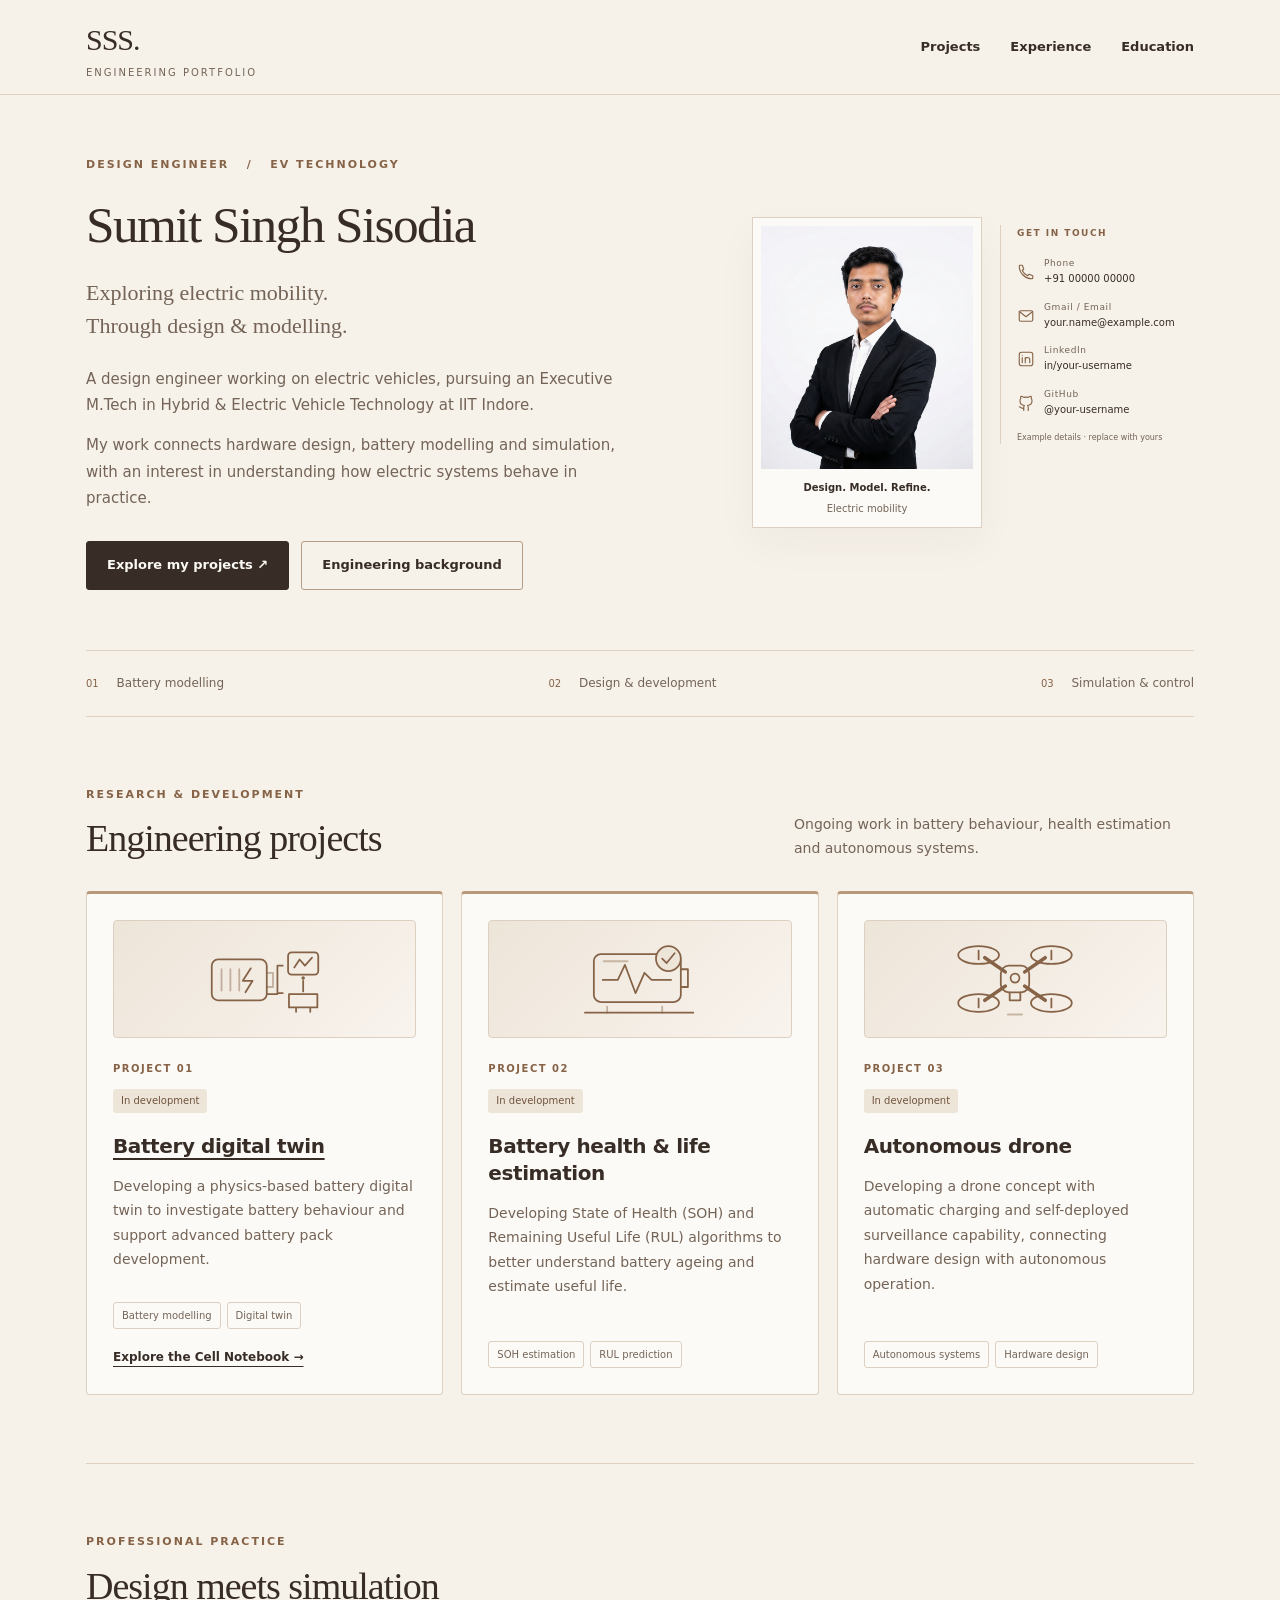
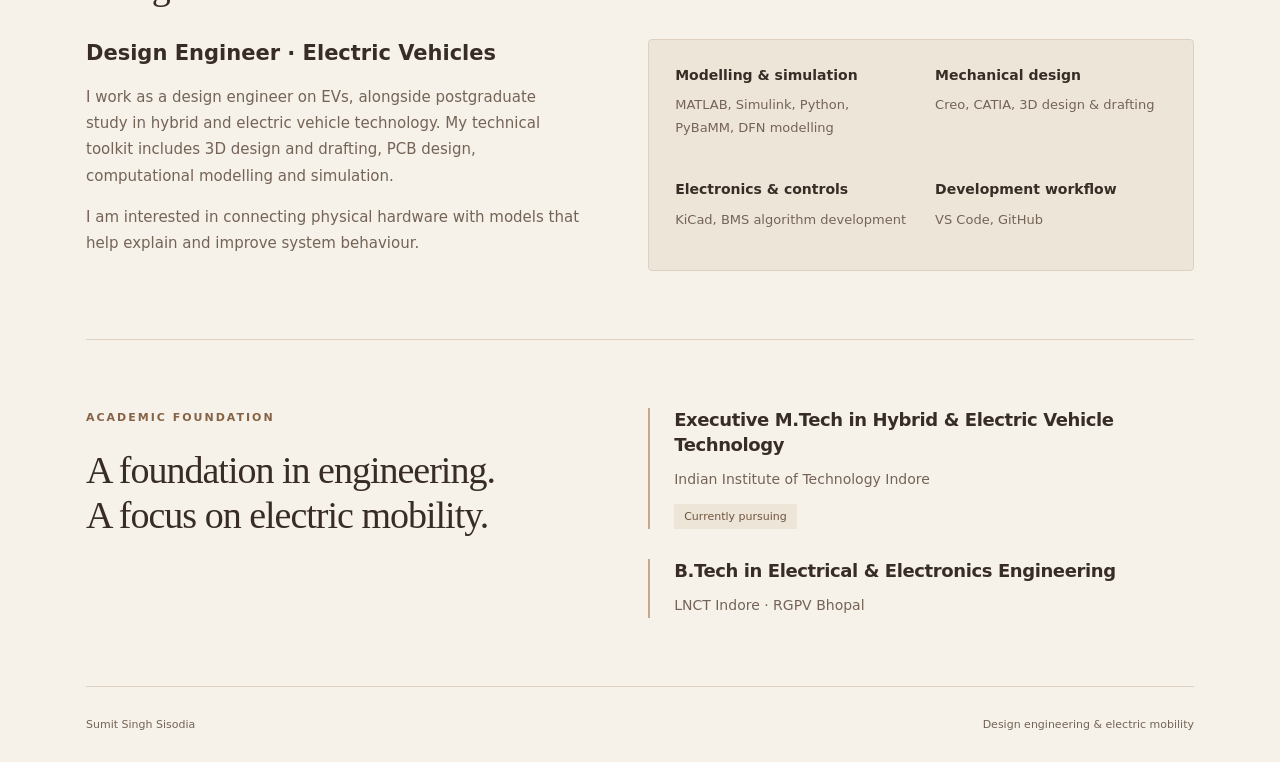
<file: index.html>
<!doctype html>
<html lang="en">
<head>
<meta charset="utf-8">
<meta name="viewport" content="width=device-width, initial-scale=1">
<meta name="description" content="Sumit Singh Sisodia — Design Engineer and Executive M.Tech student in Hybrid & Electric Vehicle Technology. Explore battery modelling, EV engineering and hardware design projects.">
<meta name="theme-color" content="#f6f1e9">
<title>Sumit Singh Sisodia | Design Engineer & EV Research</title>
<style>
:root{--paper:#f6f1e9;--surface:#fcfaf6;--sand:#e9ded0;--ink:#382d26;--muted:#746457;--accent:#866347;--line:#ddd0c0;--soft:#eee5d9}
*{box-sizing:border-box}html{scroll-behavior:smooth;scroll-padding-top:30px}body{margin:0;background:var(--paper);color:var(--ink);font:16px/1.75 system-ui,-apple-system,"Segoe UI",sans-serif}a{color:inherit;text-underline-offset:5px}a:focus-visible{outline:3px solid var(--accent);outline-offset:5px}.wrap{max-width:1180px;margin:auto;padding:0 36px}.skip{position:absolute;left:16px;top:-80px;background:var(--surface);padding:12px;z-index:10}.skip:focus{top:12px}header{border-bottom:1px solid var(--line)}nav{min-height:94px;display:flex;justify-content:space-between;align-items:center;gap:20px}.brand{font-family:Georgia,serif;font-weight:normal;text-decoration:none;letter-spacing:-1px;font-size:30px}.brand small{font:10px/1.4 system-ui,sans-serif;letter-spacing:2px;text-transform:uppercase;display:block;color:var(--muted)}.navlinks{display:flex;flex-wrap:wrap;gap:30px;font-size:13px;font-weight:550}.navlinks a{text-decoration:none;padding:8px 0}.navlinks a:hover{color:var(--accent);text-decoration:underline}.hero{display:grid;grid-template-columns:minmax(0,1.6fr) minmax(0,1fr);gap:70px;align-items:center;padding:76px 0 66px}.eyebrow{text-transform:uppercase;letter-spacing:2px;font-size:11px;font-weight:650;color:var(--accent);margin:0 0 20px}h1{font-family:Georgia,"Times New Roman",serif;font-size:clamp(48px,6.7vw,82px);line-height:1.05;letter-spacing:-3px;margin:0 0 26px;font-weight:normal}h1 span{display:block}.tagline{font:normal 22px/1.5 Georgia,serif;color:var(--muted);margin:0 0 24px;max-width:460px}.intro{max-width:560px;color:var(--muted);font-size:15px;margin:0 0 14px}.actions{display:flex;flex-wrap:wrap;gap:12px;margin-top:30px}.button{padding:12px 20px;border:1px solid #b39c86;border-radius:3px;font-size:13px;font-weight:600;text-decoration:none;transition:background .18s,color .18s}.button.primary{background:var(--ink);border-color:var(--ink);color:var(--surface)}.button:hover{background:var(--sand);color:var(--ink)}.portrait-card{margin:0;padding:12px;background:var(--surface);border:1px solid var(--line);box-shadow:0 16px 40px #59412c0a}.portrait{position:relative;aspect-ratio:4/4.6;background:linear-gradient(140deg,#e7d9c8,#d3bea6);overflow:hidden;display:grid;place-items:center}.portrait:before,.portrait:after{content:"";position:absolute;border:1px solid #af967a66;border-radius:50%;width:95%;aspect-ratio:1;pointer-events:none}.portrait:before{left:26%;top:18%}.portrait:after{left:-30%;top:52%}.portrait-placeholder{text-align:center;position:relative;z-index:1;color:#6b533e}.portrait-placeholder span{font:normal 76px/1.1 Georgia,serif;display:block;letter-spacing:-4px}.portrait-placeholder small{display:block;font-size:10px;text-transform:uppercase;letter-spacing:3px;margin-top:18px}.portrait img{position:absolute;inset:0;width:100%;height:100%;object-fit:cover;z-index:2}.portrait-card figcaption{padding:16px 9px 7px;font-size:12px;color:var(--muted);display:flex;justify-content:space-between;gap:12px}.portrait-card figcaption strong{font-weight:600;color:var(--ink)}.strip{display:flex;gap:20px;justify-content:space-between;flex-wrap:wrap;padding:22px 0;border-block:1px solid var(--line);font-size:12px;color:var(--muted)}.strip b{font-size:10px;color:var(--accent);margin-right:14px;font-weight:500}section{padding:68px 0;border-bottom:1px solid var(--line)}.section-head{display:flex;justify-content:space-between;gap:40px;align-items:end;margin-bottom:30px}h2{font:normal 38px/1.18 Georgia,serif;letter-spacing:-1px;margin:0}h3{line-height:1.35;font-size:20px;font-weight:600;margin:20px 0 14px;letter-spacing:-.4px}.section-head>p{max-width:400px;margin:0;color:var(--muted);font-size:14px}.section-head .eyebrow{margin-bottom:12px}.projects{display:grid;grid-template-columns:repeat(3,minmax(0,1fr));gap:18px}.card{background:var(--surface);border:1px solid var(--line);padding:26px;border-radius:4px;min-width:0}.projects .card{display:flex;flex-direction:column;align-items:flex-start;border-top:3px solid #b79878}.card p{color:var(--muted);font-size:14px;margin:0 0 16px}.number{font-size:10px;font-weight:650;letter-spacing:1.5px;color:var(--accent)}.status{font-size:10px;background:var(--soft);color:#6f533d;padding:3px 8px;border-radius:3px;margin-top:12px}.tags{display:flex;gap:6px;flex-wrap:wrap;margin-top:auto;padding-top:14px}.tag{border:1px solid var(--line);border-radius:3px;font-size:10px;padding:4px 8px;color:var(--muted)}.two{display:grid;grid-template-columns:1fr 1.1fr;gap:66px}.role{font-size:21px;font-weight:600;margin:0 0 16px;line-height:1.4}.copy{color:var(--muted);font-size:15px;margin-top:0}.skills{display:grid;grid-template-columns:1fr 1fr;gap:28px;background:var(--soft)}.skills h3{font-size:14px;margin:0 0 10px;letter-spacing:0}.skills p{font-size:13px;margin:0}.education{margin:0;padding:0;list-style:none}.education li{padding-left:24px;border-left:2px solid #c3a88e}.education li+li{margin-top:30px}.education h3{margin:0 0 10px;font-size:18px}.education p{margin:0;color:var(--muted);font-size:14px}.note{display:inline-block;font-size:11px;color:#6f533d;background:var(--soft);padding:3px 10px;margin-top:12px}footer{display:flex;justify-content:space-between;gap:20px;padding-top:28px!important;padding-bottom:28px!important;font-size:11px;color:var(--muted)}
@media(min-width:851px) and (max-width:1050px){.hero{gap:36px}.card{padding:21px}.two{gap:36px}}
@media(max-width:850px){.hero{grid-template-columns:minmax(0,1fr);gap:36px;padding:48px 0}.portrait-card{width:min(100%,370px)}h1{font-size:clamp(48px,9vw,72px)}.projects{grid-template-columns:1fr}.two{grid-template-columns:1fr;gap:30px}.section-head{display:block}.section-head>p{margin-top:16px}section{padding:44px 0}.projects .card{display:grid;grid-template-columns:1fr auto}.projects .card h3,.projects .card p,.projects .card .tags{grid-column:1/-1}.status{margin-top:0}.tags{padding-top:6px}}
@media(max-width:480px){.wrap{padding-left:22px;padding-right:22px}nav{align-items:flex-start;flex-direction:column;padding-top:20px;padding-bottom:16px;gap:10px}.brand small{display:none}.navlinks{gap:24px}h1{font-size:50px;letter-spacing:-2px}.tagline{font-size:20px}.skills{grid-template-columns:1fr}.card{padding:22px}.strip{gap:10px;flex-direction:column}h2{font-size:32px}footer{flex-direction:column;gap:4px}.button{padding:11px 15px}}
@media(prefers-reduced-motion:reduce){html{scroll-behavior:auto}.button{transition:none}}
/* Compact portrait and a single-line name, scaled to the available width. */
.hero{grid-template-columns:minmax(0,1fr) 240px;gap:48px;padding:60px 0}
.hero>div{min-width:0;container-type:inline-size}
h1{font-size:clamp(28px,4.4vw,56px);font-size:clamp(20px,8.1cqi,56px);white-space:nowrap;letter-spacing:-1.6px;line-height:1.2;margin-bottom:20px}
.portrait-card{width:240px;justify-self:end;padding:9px}
.portrait{aspect-ratio:4/4.6}
.portrait img{object-position:center 25%}
.portrait-card figcaption{display:block;text-align:center;padding:12px 2px 4px;font-size:11px}
.portrait-card figcaption span{display:block;margin-top:3px}
.project-art{width:100%;height:118px;display:grid;place-items:center;background:linear-gradient(135deg,var(--soft),#f8f3ed);border:1px solid var(--line);border-radius:4px;margin-bottom:22px;grid-column:1/-1;color:var(--accent)}
.project-art svg{width:142px;height:92px;overflow:visible}
@media(max-width:850px){.hero{grid-template-columns:minmax(0,1fr) 190px;gap:28px}.portrait-card{width:190px}.hero .intro{font-size:14px}.hero .tagline{font-size:20px}}
@media(max-width:640px){.hero{grid-template-columns:minmax(0,1fr);gap:28px;padding:40px 0}.portrait-card{width:190px;justify-self:start}.hero h1{letter-spacing:-1px}.project-art{height:108px}}

/* Contact placeholders: edit the CONTACT DETAILS block beneath the portrait. */
.contact-panel{font-style:normal;border-top:1px solid var(--line);margin:14px 3px 0;padding:16px 5px 4px;text-align:left}
.contact-heading{margin:0 0 12px;font-size:10px;font-weight:650;letter-spacing:1.7px;text-transform:uppercase;color:var(--accent)}
.contact-row{display:flex;align-items:center;gap:10px;padding:9px 0;text-decoration:none;font-size:11px;line-height:1.5;border-radius:3px}
.contact-row svg{width:17px;height:17px;flex:none;fill:none;stroke:currentColor;stroke-width:1.5;stroke-linecap:round;stroke-linejoin:round;color:var(--accent)}
.contact-row>span{min-width:0;overflow-wrap:anywhere}
.contact-row small{display:block;color:var(--muted);font-size:9px;letter-spacing:.6px;margin-bottom:2px}
.contact-row:hover{background:var(--soft)}
.contact-row:hover>span>span{text-decoration:underline;text-underline-offset:3px}
.contact-example{font-size:9px;color:var(--muted);margin:12px 0 0;line-height:1.5}
.hero{align-items:start}
@media(max-width:850px) and (min-width:641px){.contact-row{gap:8px;font-size:10px}.contact-panel{padding-left:0;padding-right:0}}
@media(max-width:640px){.portrait-card{width:240px;max-width:100%}.portrait{width:170px;margin:0 auto}.contact-row{font-size:11px}}

/* Portrait and contact sidebar: confined to the introductory section. */
.hero{grid-template-columns:minmax(0,1fr) 442px;gap:32px;align-items:center}
.hero>.profile-side{container-type:normal;display:grid;grid-template-columns:230px minmax(0,1fr);gap:18px;align-items:start;min-width:0}
.profile-side .portrait-card{width:230px;max-width:100%;justify-self:start;padding:8px;margin:0}
.profile-side .portrait{width:100%;margin:0;aspect-ratio:4/4.6}
.profile-side .portrait-card figcaption{font-size:10px;padding:10px 0 2px}
.profile-side .contact-panel{border-top:0;border-left:1px solid var(--line);margin:8px 0 0;padding:1px 0 0 16px;min-width:0;background:transparent}
.profile-side .contact-heading{margin:0 0 9px;font-size:9px;letter-spacing:1.5px}
.profile-side .contact-row{gap:9px;padding:7px 0;font-size:10px;line-height:1.45;min-height:43px}
.profile-side .contact-row svg{width:18px;height:18px}
.profile-side .contact-row small{font-size:9px;margin-bottom:2px}
.profile-side .contact-example{font-size:8px;margin:8px 0 0}
@media(min-width:851px) and (max-width:1050px){.hero{grid-template-columns:minmax(0,1fr) 364px;gap:24px}.hero>.profile-side{grid-template-columns:160px minmax(0,1fr);gap:14px}.profile-side .portrait-card{width:160px}.profile-side .contact-panel{padding-left:12px}.profile-side .contact-row{min-height:39px;padding:5px 0}}
@media(max-width:850px){.hero{grid-template-columns:minmax(0,1fr);gap:30px}.hero>.profile-side{width:min(100%,420px);grid-template-columns:190px minmax(0,1fr);gap:20px}.hero h1{font-size:clamp(20px,8.1cqi,56px)}}
@media(max-width:480px){.hero>.profile-side{grid-template-columns:140px minmax(0,1fr);gap:12px}.profile-side .portrait-card{width:140px;padding:6px}.profile-side .contact-panel{padding-left:10px;margin-top:3px}.profile-side .contact-row{gap:7px;min-height:35px;padding:4px 0;font-size:9px}.profile-side .contact-row svg{width:15px;height:15px}.profile-side .contact-row small{font-size:8px}.profile-side .contact-heading{font-size:8px;margin-bottom:6px}.profile-side .contact-example{display:none}.profile-side .portrait-card figcaption{font-size:9px}}
</style>
</head>
<body>
<a class="skip" href="#main">Skip to content</a>
<header><nav class="wrap" aria-label="Main navigation"><a class="brand" href="#main" aria-label="Sumit Singh Sisodia home">SSS.<small>Engineering portfolio</small></a><div class="navlinks"><a href="#projects">Projects</a><a href="#experience">Experience</a><a href="#education">Education</a></div></nav></header>
<main id="main" class="wrap">
<div class="hero">
<div><p class="eyebrow">Design Engineer &nbsp; / &nbsp; EV Technology</p><h1>Sumit Singh Sisodia</h1><p class="tagline">Exploring electric mobility.<br>Through design &amp; modelling.</p><p class="intro">A design engineer working on electric vehicles, pursuing an Executive M.Tech in Hybrid &amp; Electric Vehicle Technology at IIT Indore.</p><p class="intro">My work connects hardware design, battery modelling and simulation, with an interest in understanding how electric systems behave in practice.</p><div class="actions"><a class="button primary" href="#projects">Explore my projects ↗</a><a class="button" href="#experience">Engineering background</a></div></div>
<div class="profile-side"><figure class="portrait-card"><div class="portrait"><img src="professional_photo.png" alt="Sumit Singh Sisodia" width="550" height="640"></div><figcaption><strong>Design. Model. Refine.</strong><span>Electric mobility</span></figcaption></figure>
<!-- CONTACT DETAILS: Replace the displayed values AND the href values below with your own details. -->
<address class="contact-panel" aria-label="Contact details">
<p class="contact-heading">Get in touch</p>
<a class="contact-row" href="tel:+910000000000"><svg viewBox="0 0 24 24" aria-hidden="true"><path d="M7 3H4a1 1 0 0 0-1 1c0 9.4 7.6 17 17 17a1 1 0 0 0 1-1v-3l-5-2-2 2a15 15 0 0 1-7-7l2-2-2-5Z"/></svg><span><small>Phone</small><span>+91 00000 00000</span></span></a>
<a class="contact-row" href="mailto:your.name@example.com"><svg viewBox="0 0 24 24" aria-hidden="true"><rect x="3" y="5" width="18" height="14" rx="2"/><path d="m3 6 9 7 9-7"/></svg><span><small>Gmail / Email</small><span>your.name@example.com</span></span></a>
<a class="contact-row" href="https://www.linkedin.com/in/your-username/" target="_blank" rel="noopener noreferrer"><svg viewBox="0 0 24 24" aria-hidden="true"><rect x="3" y="3" width="18" height="18" rx="3"/><path d="M7 10v7m4 0v-7m0 3a3 3 0 0 1 6 0v4"/><circle cx="7" cy="7" r=".8" fill="currentColor" stroke="none"/></svg><span><small>LinkedIn</small><span>in/your-username</span></span></a>
<a class="contact-row" href="https://github.com/your-username" target="_blank" rel="noopener noreferrer"><svg viewBox="0 0 24 24" aria-hidden="true"><path d="M9 19c-4 1-4-2-6-2m12 5v-4a3.5 3.5 0 0 0-1-2.7c3-.3 6-1.5 6-6A4.7 4.7 0 0 0 19 6c.2-1 .2-2-.3-3-1 0-3 1-3.7 1.5a12 12 0 0 0-6 0C8.3 4 6.3 3 5.3 3c-.5 1-.5 2-.3 3a4.7 4.7 0 0 0-1 3.3c0 4.5 3 5.7 6 6A3.5 3.5 0 0 0 9 18v4"/></svg><span><small>GitHub</small><span>@your-username</span></span></a>
<p class="contact-example">Example details · replace with yours</p>
</address></div>
</div>
<div class="strip" aria-label="Areas of work"><span><b>01</b> Battery modelling</span><span><b>02</b> Design &amp; development</span><span><b>03</b> Simulation &amp; control</span></div>
<section id="projects"><div class="section-head"><div><p class="eyebrow">Research &amp; development</p><h2>Engineering projects</h2></div><p>Ongoing work in battery behaviour, health estimation and autonomous systems.</p></div><div class="projects">
<article class="card"><div class="project-art" aria-hidden="true"><svg viewBox="0 0 160 100" fill="none" stroke="currentColor" stroke-width="2" stroke-linecap="round" stroke-linejoin="round"><rect x="20" y="28" width="62" height="46" rx="7"/><path d="M82 43h7v16h-7M31 39v24m10-24v24m10-24v24" opacity=".45"/><path d="m64 38-9 14h11l-8 13"/><rect x="106" y="20" width="34" height="25" rx="4"/><path d="M113 37l6-9 6 7 8-9M94 35h6m-6 31h6m23-14v12M107 67h32v15h-32zM82 67h12V35M115 82v5m16-5v5"/><circle cx="123" cy="49" r="2" fill="currentColor" stroke="none"/></svg></div><span class="number">PROJECT 01</span><span class="status">In development</span><h3><a href="cells/index.html">Battery digital twin</a></h3><p>Developing a physics-based battery digital twin to investigate battery behaviour and support advanced battery pack development.</p><div class="tags"><span class="tag">Battery modelling</span><span class="tag">Digital twin</span></div><a href="cells/index.html" style="margin-top:18px;font-size:12px;font-weight:600">Explore the Cell Notebook →</a></article>
<article class="card"><div class="project-art" aria-hidden="true"><svg viewBox="0 0 160 100" fill="none" stroke="currentColor" stroke-width="2" stroke-linecap="round" stroke-linejoin="round"><rect x="28" y="22" width="98" height="54" rx="8"/><path d="M126 39h8v20h-8M18 88h122"/><path d="M38 51h17l8-17 12 32 10-23 8 8h22"/><path d="M39 30h27" opacity=".4"/><circle cx="112" cy="27" r="14" fill="#eee5d9"/><path d="m105 27 5 5 9-11"/><path d="M43 81v7m62-7v7" opacity=".45"/></svg></div><span class="number">PROJECT 02</span><span class="status">In development</span><h3>Battery health & life estimation</h3><p>Developing State of Health (SOH) and Remaining Useful Life (RUL) algorithms to better understand battery ageing and estimate useful life.</p><div class="tags"><span class="tag">SOH estimation</span><span class="tag">RUL prediction</span></div><!-- Add dataset provenance, baseline, held-out evaluation and measured errors when available. --></article>
<article class="card"><div class="project-art" aria-hidden="true"><svg viewBox="0 0 160 100" fill="none" stroke="currentColor" stroke-width="2" stroke-linecap="round" stroke-linejoin="round"><path d="m69 42-23-16m45 16 23-16M69 58 46 74m45-16 23 16" stroke-width="4"/><rect x="64" y="35" width="32" height="30" rx="9"/><ellipse cx="39" cy="23" rx="23" ry="10"/><ellipse cx="121" cy="23" rx="23" ry="10"/><ellipse cx="39" cy="77" rx="23" ry="10"/><ellipse cx="121" cy="77" rx="23" ry="10"/><path d="M39 18v10m82-10v10M39 72v10m82-10v10M74 65v9h12v-9"/><circle cx="80" cy="49" r="5"/><path d="M72 90h16" opacity=".4"/></svg></div><span class="number">PROJECT 03</span><span class="status">In development</span><h3>Autonomous drone</h3><p>Developing a drone concept with automatic charging and self-deployed surveillance capability, connecting hardware design with autonomous operation.</p><div class="tags"><span class="tag">Autonomous systems</span><span class="tag">Hardware design</span></div><!-- Specify the demonstrated capabilities, your role and the remaining development milestones. --></article>
</div></section>
<section id="experience"><div class="section-head"><div><p class="eyebrow">Professional practice</p><h2>Design meets simulation</h2></div></div><div class="two"><div><p class="role">Design Engineer · Electric Vehicles</p><p class="copy">I work as a design engineer on EVs, alongside postgraduate study in hybrid and electric vehicle technology. My technical toolkit includes 3D design and drafting, PCB design, computational modelling and simulation.</p><p class="copy">I am interested in connecting physical hardware with models that help explain and improve system behaviour.</p><!-- Add employer, dates, responsibilities and verified outcomes here. --></div><div class="card skills"><div><h3>Modelling & simulation</h3><p>MATLAB, Simulink, Python, PyBaMM, DFN modelling</p></div><div><h3>Mechanical design</h3><p>Creo, CATIA, 3D design & drafting</p></div><div><h3>Electronics & controls</h3><p>KiCad, BMS algorithm development</p></div><div><h3>Development workflow</h3><p>VS Code, GitHub</p></div></div></div></section>
<section id="education"><div class="two"><div><p class="eyebrow">Academic foundation</p><h2>A foundation in engineering.<br>A focus on electric mobility.</h2></div><ol class="education"><li><h3>Executive M.Tech in Hybrid & Electric Vehicle Technology</h3><p>Indian Institute of Technology Indore</p><div class="note">Currently pursuing</div><!-- Add start year, expected graduation and confirmed dissertation topic. --></li><li><h3>B.Tech in Electrical & Electronics Engineering</h3><p>LNCT Indore · RGPV Bhopal</p><!-- Add graduation year. --></li></ol></div></section>
<!-- Before publishing, add verified email, LinkedIn URL and a downloadable resume here. Never use placeholder contact links. -->
</main><footer class="wrap"><span>Sumit Singh Sisodia</span><span>Design engineering &amp; electric mobility</span></footer>
</body>
</html>
</file>
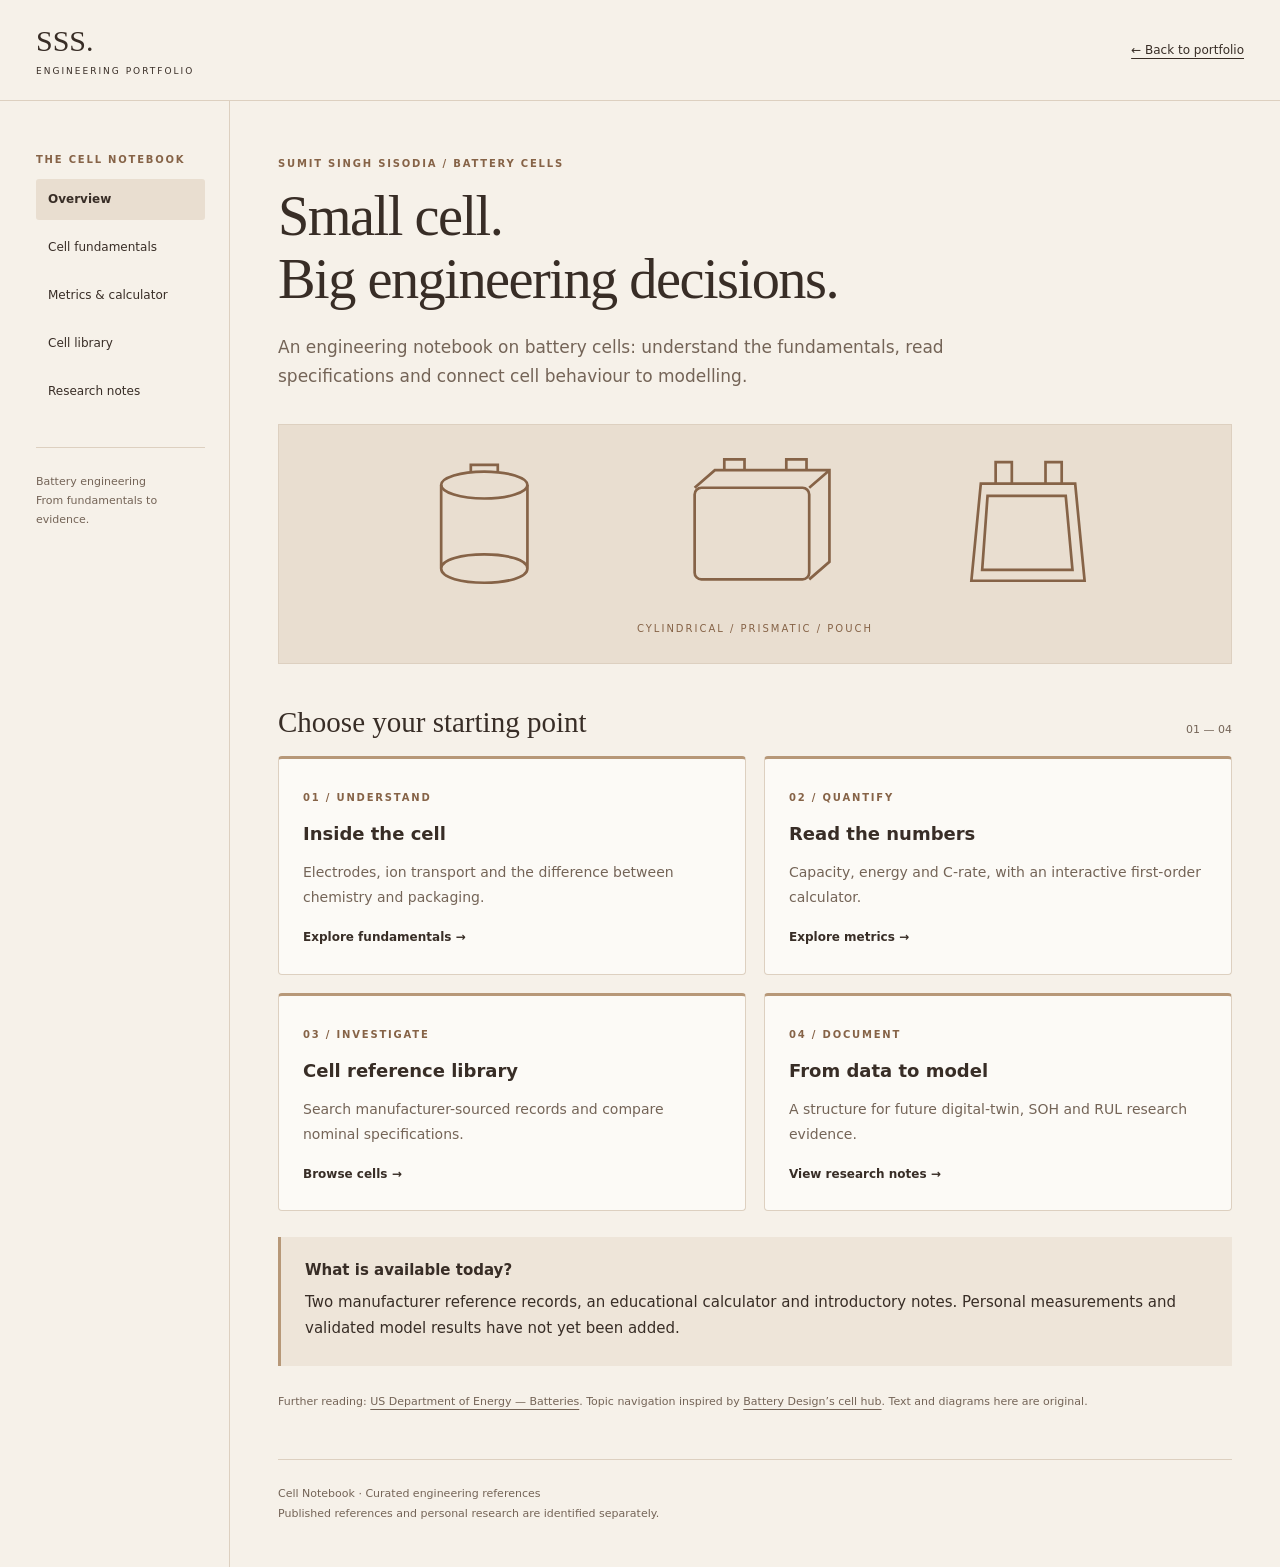
<file: cells/index.html>
<!doctype html><html lang="en"><head><meta charset="utf-8"><meta name="viewport" content="width=device-width,initial-scale=1"><meta name="description" content="An engineering notebook on battery cells: understand the fundamentals, read specifications and connect cell behaviour to modelling."><title>Small cell. Big engineering decisions. | Sumit Singh Sisodia</title><link rel="stylesheet" href="style.css"><script src="app.js" defer></script></head><body><a class="skip" href="#main">Skip to content</a><header><a class="brand" href="../index.html">SSS.<small>ENGINEERING PORTFOLIO</small></a><a href="../index.html#projects">← Back to portfolio</a></header><div class="layout"><aside><p class="eyebrow">THE CELL NOTEBOOK</p><nav aria-label="Cell notebook"><a href="index.html" aria-current="page">Overview</a><a href="fundamentals.html" >Cell fundamentals</a><a href="metrics.html" >Metrics & calculator</a><a href="library.html" >Cell library</a><a href="research.html" >Research notes</a></nav><p class="aside-note">Battery engineering<br>From fundamentals to evidence.</p></aside><main id="main"><p class="eyebrow">SUMIT SINGH SISODIA / BATTERY CELLS</p><h1>Small cell.<br>Big engineering decisions.</h1><p class="lead">An engineering notebook on battery cells: understand the fundamentals, read specifications and connect cell behaviour to modelling.</p><div class="hero-art"><svg class="cell-art" viewBox="0 0 180 115" role="img" aria-label="cylinder cell schematic" fill="none" stroke="currentColor" stroke-width="2"><ellipse cx="90" cy="26" rx="32" ry="10"/><path d="M58 26v62c0 14 64 14 64 0V26M58 88c0-14 64-14 64 0"/><path d="M80 16v-5h20v5"/></svg><svg class="cell-art" viewBox="0 0 180 115" role="img" aria-label="prism cell schematic" fill="none" stroke="currentColor" stroke-width="2"><rect x="45" y="28" width="85" height="68" rx="5"/><path d="m45 28 15-13h85v68l-15 13M130 28l15-13M67 15V7h15v8m31 0V7h15v8"/></svg><svg class="cell-art" viewBox="0 0 180 115" role="img" aria-label="pouch cell schematic" fill="none" stroke="currentColor" stroke-width="2"><path d="M57 25h70l7 72H50l7-72Z"/><path d="M68 25V9h12v16m25 0V9h12v16M62 34h58l5 55H58z"/></svg><span>CYLINDRICAL / PRISMATIC / POUCH</span></div><div class="section-title"><h2>Choose your starting point</h2><span>01 — 04</span></div><div class="grid"><a class="card link" href="fundamentals.html"><span class="eyebrow">01 / UNDERSTAND</span><h3>Inside the cell</h3><p>Electrodes, ion transport and the difference between chemistry and packaging.</p><b>Explore fundamentals →</b></a><a class="card link" href="metrics.html"><span class="eyebrow">02 / QUANTIFY</span><h3>Read the numbers</h3><p>Capacity, energy and C-rate, with an interactive first-order calculator.</p><b>Explore metrics →</b></a><a class="card link" href="library.html"><span class="eyebrow">03 / INVESTIGATE</span><h3>Cell reference library</h3><p>Search manufacturer-sourced records and compare nominal specifications.</p><b>Browse cells →</b></a><a class="card link" href="research.html"><span class="eyebrow">04 / DOCUMENT</span><h3>From data to model</h3><p>A structure for future digital-twin, SOH and RUL research evidence.</p><b>View research notes →</b></a></div><div class="note"><strong>What is available today?</strong><p>Two manufacturer reference records, an educational calculator and introductory notes. Personal measurements and validated model results have not yet been added.</p></div><p class="source">Further reading: <a href="https://www.energy.gov/science/doe-explainsbatteries">US Department of Energy — Batteries</a>. Topic navigation inspired by <a href="https://www.batterydesign.net/battery-cell/">Battery Design’s cell hub</a>. Text and diagrams here are original.</p><footer>Cell Notebook · Curated engineering references<br>Published references and personal research are identified separately.</footer></main></div></body></html>
</file>
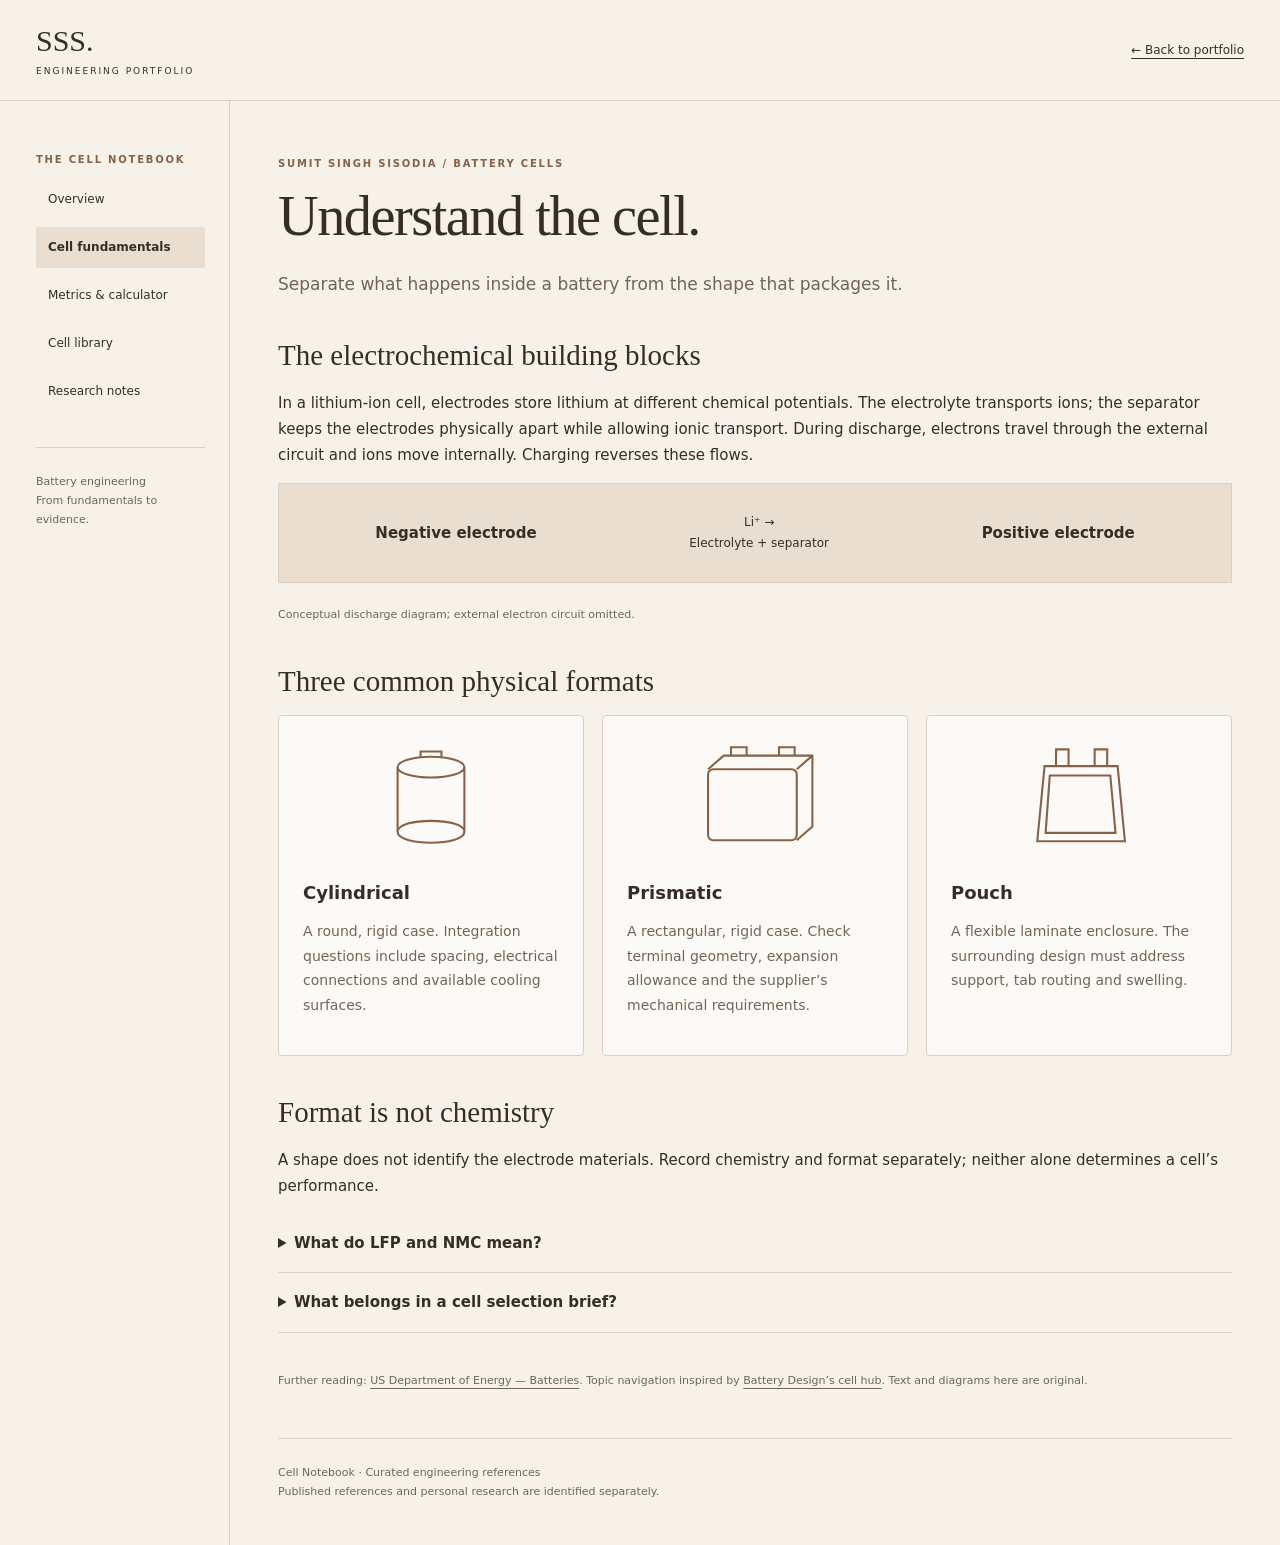
<file: cells/fundamentals.html>
<!doctype html><html lang="en"><head><meta charset="utf-8"><meta name="viewport" content="width=device-width,initial-scale=1"><meta name="description" content="Separate what happens inside a battery from the shape that packages it."><title>Understand the cell. | Sumit Singh Sisodia</title><link rel="stylesheet" href="style.css"><script src="app.js" defer></script></head><body><a class="skip" href="#main">Skip to content</a><header><a class="brand" href="../index.html">SSS.<small>ENGINEERING PORTFOLIO</small></a><a href="../index.html#projects">← Back to portfolio</a></header><div class="layout"><aside><p class="eyebrow">THE CELL NOTEBOOK</p><nav aria-label="Cell notebook"><a href="index.html" >Overview</a><a href="fundamentals.html" aria-current="page">Cell fundamentals</a><a href="metrics.html" >Metrics & calculator</a><a href="library.html" >Cell library</a><a href="research.html" >Research notes</a></nav><p class="aside-note">Battery engineering<br>From fundamentals to evidence.</p></aside><main id="main"><p class="eyebrow">SUMIT SINGH SISODIA / BATTERY CELLS</p><h1>Understand the cell.</h1><p class="lead">Separate what happens inside a battery from the shape that packages it.</p><section><h2>The electrochemical building blocks</h2><p>In a lithium-ion cell, electrodes store lithium at different chemical potentials. The electrolyte transports ions; the separator keeps the electrodes physically apart while allowing ionic transport. During discharge, electrons travel through the external circuit and ions move internally. Charging reverses these flows.</p><div class="flow" role="img" aria-label="During discharge, lithium ions travel from negative electrode through electrolyte and separator to positive electrode"><b>Negative electrode</b><span>Li⁺ →<br>Electrolyte + separator</span><b>Positive electrode</b></div><p class="source">Conceptual discharge diagram; external electron circuit omitted.</p></section><section><h2>Three common physical formats</h2><div class="grid three"><article class="card"><svg class="cell-art" viewBox="0 0 180 115" role="img" aria-label="cylinder cell schematic" fill="none" stroke="currentColor" stroke-width="2"><ellipse cx="90" cy="26" rx="32" ry="10"/><path d="M58 26v62c0 14 64 14 64 0V26M58 88c0-14 64-14 64 0"/><path d="M80 16v-5h20v5"/></svg><h3>Cylindrical</h3><p>A round, rigid case. Integration questions include spacing, electrical connections and available cooling surfaces.</p></article><article class="card"><svg class="cell-art" viewBox="0 0 180 115" role="img" aria-label="prism cell schematic" fill="none" stroke="currentColor" stroke-width="2"><rect x="45" y="28" width="85" height="68" rx="5"/><path d="m45 28 15-13h85v68l-15 13M130 28l15-13M67 15V7h15v8m31 0V7h15v8"/></svg><h3>Prismatic</h3><p>A rectangular, rigid case. Check terminal geometry, expansion allowance and the supplier’s mechanical requirements.</p></article><article class="card"><svg class="cell-art" viewBox="0 0 180 115" role="img" aria-label="pouch cell schematic" fill="none" stroke="currentColor" stroke-width="2"><path d="M57 25h70l7 72H50l7-72Z"/><path d="M68 25V9h12v16m25 0V9h12v16M62 34h58l5 55H58z"/></svg><h3>Pouch</h3><p>A flexible laminate enclosure. The surrounding design must address support, tab routing and swelling.</p></article></div></section><section><h2>Format is not chemistry</h2><p>A shape does not identify the electrode materials. Record chemistry and format separately; neither alone determines a cell’s performance.</p><details><summary>What do LFP and NMC mean?</summary><p>LFP refers to lithium iron phosphate; NMC refers to lithium nickel manganese cobalt oxide. These labels describe cathode material families, not a complete performance specification.</p></details><details><summary>What belongs in a cell selection brief?</summary><p>Document the duty cycle, voltage window, required energy, current profile, mass and volume limits, expected environment, life target and supplier evidence. Compare candidate cells under matching conditions.</p></details></section><p class="source">Further reading: <a href="https://www.energy.gov/science/doe-explainsbatteries">US Department of Energy — Batteries</a>. Topic navigation inspired by <a href="https://www.batterydesign.net/battery-cell/">Battery Design’s cell hub</a>. Text and diagrams here are original.</p><footer>Cell Notebook · Curated engineering references<br>Published references and personal research are identified separately.</footer></main></div></body></html>
</file>
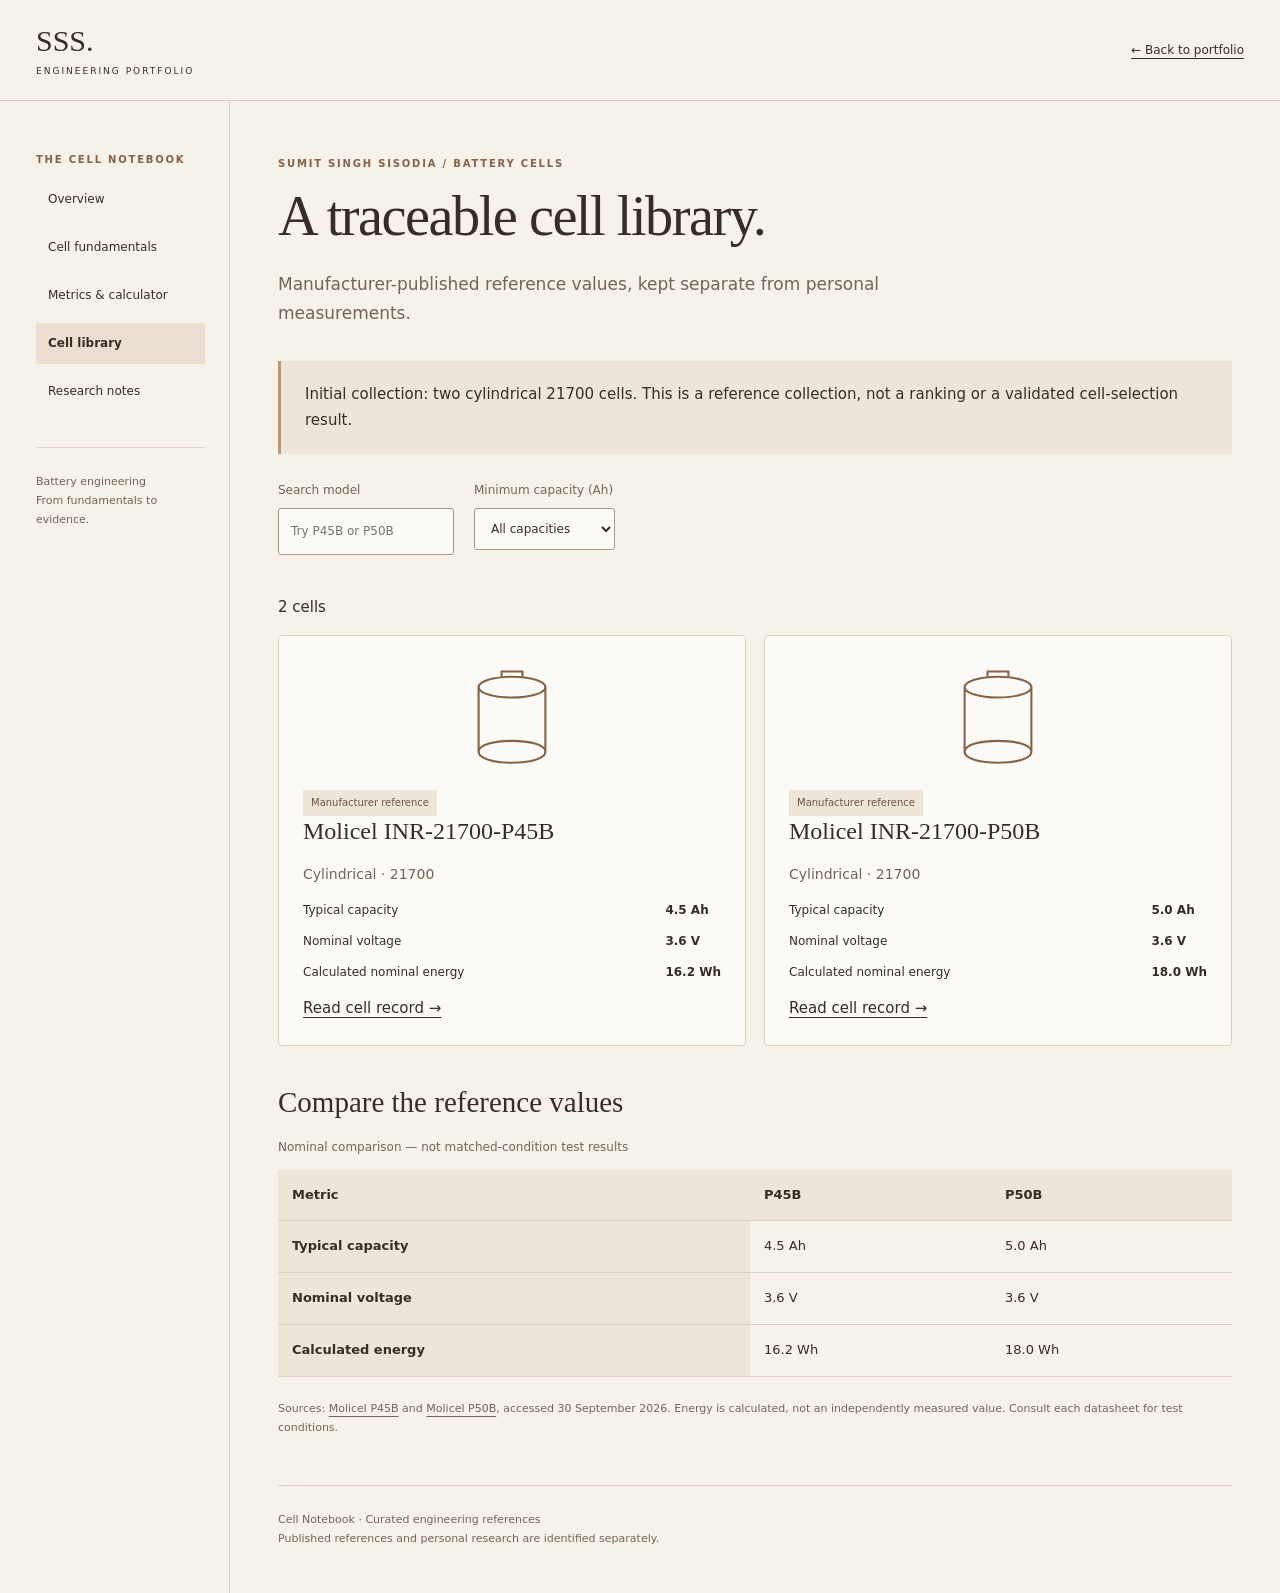
<file: cells/library.html>
<!doctype html><html lang="en"><head><meta charset="utf-8"><meta name="viewport" content="width=device-width,initial-scale=1"><meta name="description" content="Manufacturer-published reference values, kept separate from personal measurements."><title>A traceable cell library. | Sumit Singh Sisodia</title><link rel="stylesheet" href="style.css"><script src="app.js" defer></script></head><body><a class="skip" href="#main">Skip to content</a><header><a class="brand" href="../index.html">SSS.<small>ENGINEERING PORTFOLIO</small></a><a href="../index.html#projects">← Back to portfolio</a></header><div class="layout"><aside><p class="eyebrow">THE CELL NOTEBOOK</p><nav aria-label="Cell notebook"><a href="index.html" >Overview</a><a href="fundamentals.html" >Cell fundamentals</a><a href="metrics.html" >Metrics & calculator</a><a href="library.html" aria-current="page">Cell library</a><a href="research.html" >Research notes</a></nav><p class="aside-note">Battery engineering<br>From fundamentals to evidence.</p></aside><main id="main"><p class="eyebrow">SUMIT SINGH SISODIA / BATTERY CELLS</p><h1>A traceable cell library.</h1><p class="lead">Manufacturer-published reference values, kept separate from personal measurements.</p><div class="note">Initial collection: two cylindrical 21700 cells. This is a reference collection, not a ranking or a validated cell-selection result.</div><div class="filters"><label>Search model<input id="search" type="search" placeholder="Try P45B or P50B"></label><label>Minimum capacity (Ah)<select id="capacity-filter"><option value="0">All capacities</option><option value="5">5 Ah and above</option></select></label></div><p id="count" aria-live="polite">2 cells</p><div class="grid" id="records"><article class="card record" data-name="molicel inr-21700-p45b" data-capacity="4.5"><svg class="cell-art" viewBox="0 0 180 115" role="img" aria-label="cylinder cell schematic" fill="none" stroke="currentColor" stroke-width="2"><ellipse cx="90" cy="26" rx="32" ry="10"/><path d="M58 26v62c0 14 64 14 64 0V26M58 88c0-14 64-14 64 0"/><path d="M80 16v-5h20v5"/></svg><span class="badge">Manufacturer reference</span><h2>Molicel INR-21700-P45B</h2><p>Cylindrical · 21700</p><dl><dt>Typical capacity</dt><dd>4.5 Ah</dd><dt>Nominal voltage</dt><dd>3.6 V</dd><dt>Calculated nominal energy</dt><dd>16.2 Wh</dd></dl><a href="p45b.html">Read cell record →</a></article><article class="card record" data-name="molicel inr-21700-p50b" data-capacity="5"><svg class="cell-art" viewBox="0 0 180 115" role="img" aria-label="cylinder cell schematic" fill="none" stroke="currentColor" stroke-width="2"><ellipse cx="90" cy="26" rx="32" ry="10"/><path d="M58 26v62c0 14 64 14 64 0V26M58 88c0-14 64-14 64 0"/><path d="M80 16v-5h20v5"/></svg><span class="badge">Manufacturer reference</span><h2>Molicel INR-21700-P50B</h2><p>Cylindrical · 21700</p><dl><dt>Typical capacity</dt><dd>5.0 Ah</dd><dt>Nominal voltage</dt><dd>3.6 V</dd><dt>Calculated nominal energy</dt><dd>18.0 Wh</dd></dl><a href="p50b.html">Read cell record →</a></article></div><p id="empty" hidden>No matching cells. Clear your search or choose all capacities.</p><section><h2>Compare the reference values</h2><div class="table-wrap"><table><caption>Nominal comparison — not matched-condition test results</caption><thead><tr><th scope="col">Metric</th><th scope="col">P45B</th><th scope="col">P50B</th></tr></thead><tbody><tr><th scope="row">Typical capacity</th><td>4.5 Ah</td><td>5.0 Ah</td></tr><tr><th scope="row">Nominal voltage</th><td>3.6 V</td><td>3.6 V</td></tr><tr><th scope="row">Calculated energy</th><td>16.2 Wh</td><td>18.0 Wh</td></tr></tbody></table></div><p class="source">Sources: <a href="https://www.molicel.com/product/inr-21700-p45b/">Molicel P45B</a> and <a href="https://www.molicel.com/product/inr-21700-p50b/">Molicel P50B</a>, accessed 30 September 2026. Energy is calculated, not an independently measured value. Consult each datasheet for test conditions.</p></section><noscript><p>Search requires JavaScript; all records and the comparison remain available below.</p></noscript><footer>Cell Notebook · Curated engineering references<br>Published references and personal research are identified separately.</footer></main></div></body></html>
</file>
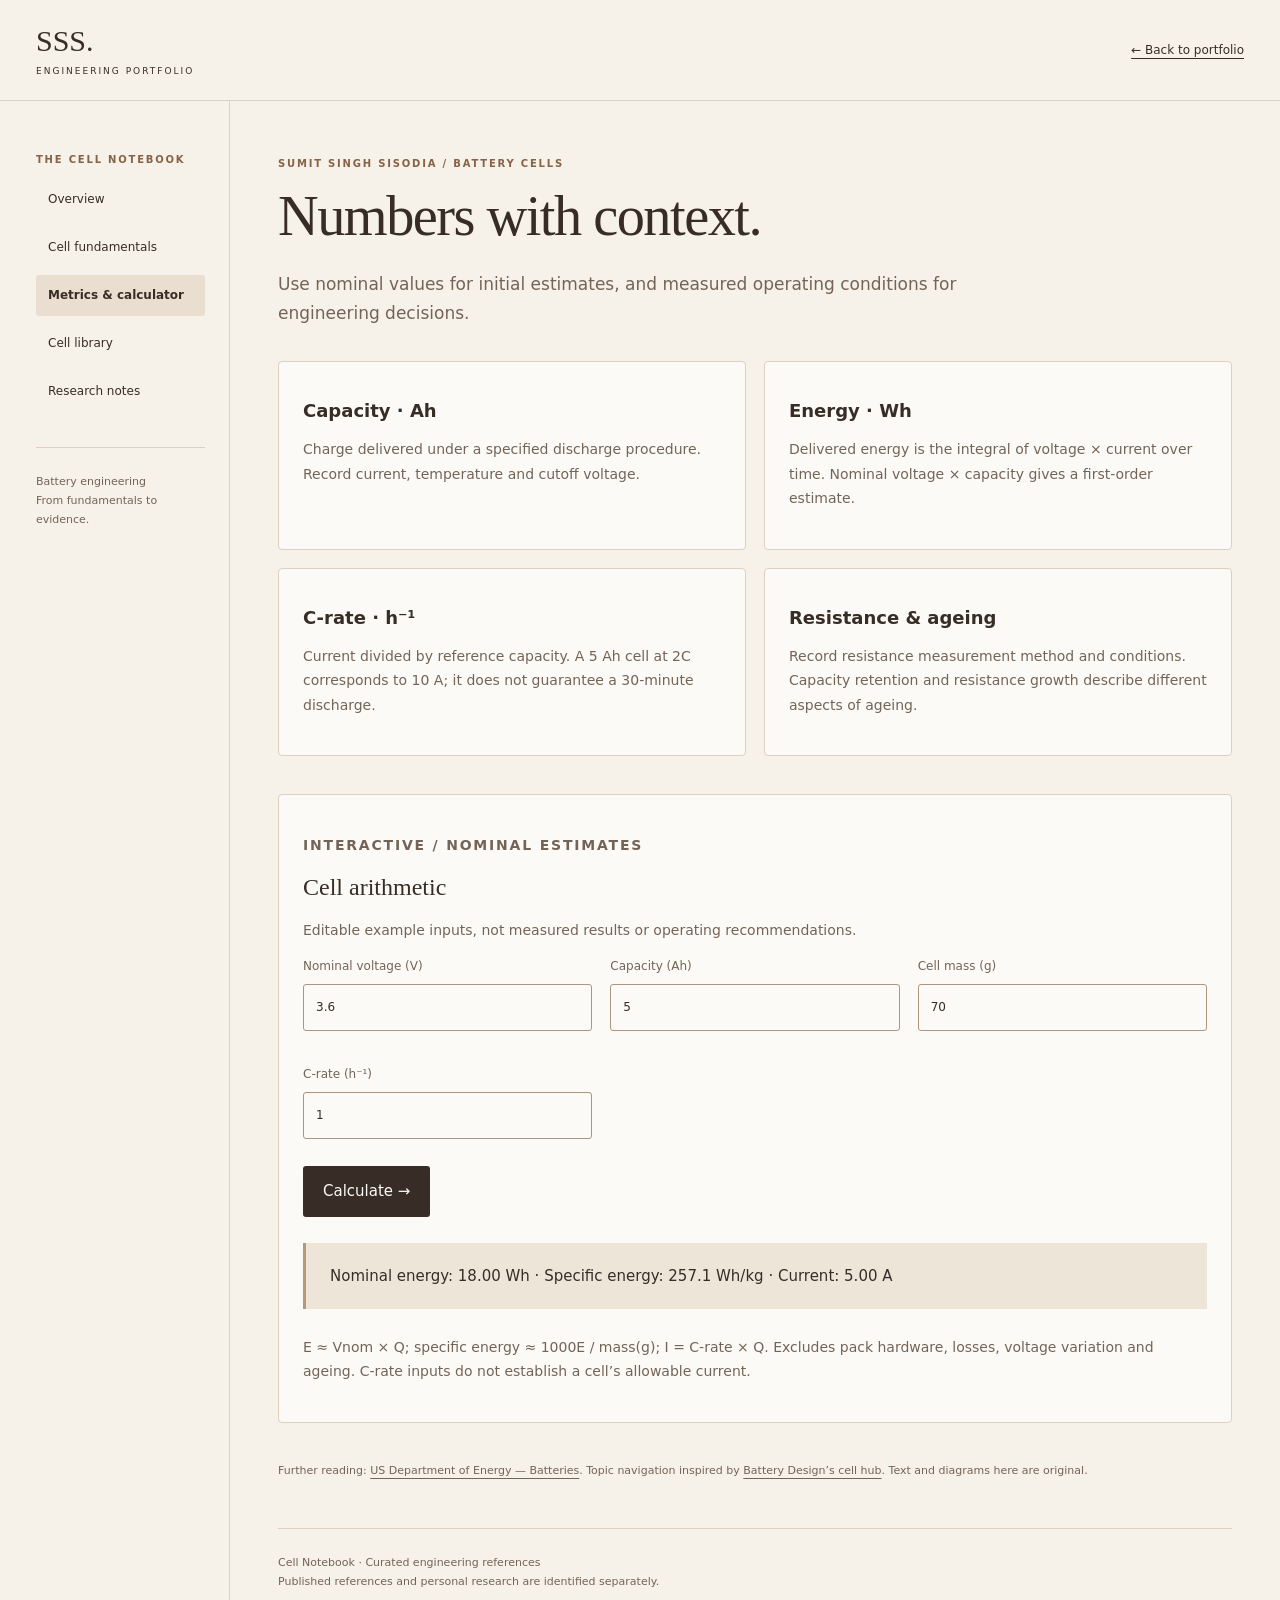
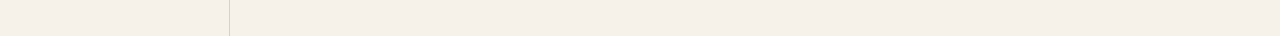
<file: cells/metrics.html>
<!doctype html><html lang="en"><head><meta charset="utf-8"><meta name="viewport" content="width=device-width,initial-scale=1"><meta name="description" content="Use nominal values for initial estimates, and measured operating conditions for engineering decisions."><title>Numbers with context. | Sumit Singh Sisodia</title><link rel="stylesheet" href="style.css"><script src="app.js" defer></script></head><body><a class="skip" href="#main">Skip to content</a><header><a class="brand" href="../index.html">SSS.<small>ENGINEERING PORTFOLIO</small></a><a href="../index.html#projects">← Back to portfolio</a></header><div class="layout"><aside><p class="eyebrow">THE CELL NOTEBOOK</p><nav aria-label="Cell notebook"><a href="index.html" >Overview</a><a href="fundamentals.html" >Cell fundamentals</a><a href="metrics.html" aria-current="page">Metrics & calculator</a><a href="library.html" >Cell library</a><a href="research.html" >Research notes</a></nav><p class="aside-note">Battery engineering<br>From fundamentals to evidence.</p></aside><main id="main"><p class="eyebrow">SUMIT SINGH SISODIA / BATTERY CELLS</p><h1>Numbers with context.</h1><p class="lead">Use nominal values for initial estimates, and measured operating conditions for engineering decisions.</p><div class="grid"><article class="card"><h3>Capacity · Ah</h3><p>Charge delivered under a specified discharge procedure. Record current, temperature and cutoff voltage.</p></article><article class="card"><h3>Energy · Wh</h3><p>Delivered energy is the integral of voltage × current over time. Nominal voltage × capacity gives a first-order estimate.</p></article><article class="card"><h3>C-rate · h⁻¹</h3><p>Current divided by reference capacity. A 5 Ah cell at 2C corresponds to 10 A; it does not guarantee a 30-minute discharge.</p></article><article class="card"><h3>Resistance & ageing</h3><p>Record resistance measurement method and conditions. Capacity retention and resistance growth describe different aspects of ageing.</p></article></div><section class="card"><p class="eyebrow">INTERACTIVE / NOMINAL ESTIMATES</p><h2>Cell arithmetic</h2><p>Editable example inputs, not measured results or operating recommendations.</p><form id="calculator"><div class="grid three"><label>Nominal voltage (V)<input id="voltage" type="number" min="0.01" max="10" step="any" value="3.6" required></label><label>Capacity (Ah)<input id="capacity" type="number" min="0.001" max="10000" step="any" value="5" required></label><label>Cell mass (g)<input id="mass" type="number" min="0.01" max="1000000" step="any" value="70" required></label><label>C-rate (h⁻¹)<input id="rate" type="number" min="0" max="100" step="any" value="1" required></label></div><button type="submit">Calculate →</button></form><div id="result" class="note" aria-live="polite"></div><p class="source">E ≈ Vnom × Q; specific energy ≈ 1000E / mass(g); I = C-rate × Q. Excludes pack hardware, losses, voltage variation and ageing. C-rate inputs do not establish a cell’s allowable current.</p></section><p class="source">Further reading: <a href="https://www.energy.gov/science/doe-explainsbatteries">US Department of Energy — Batteries</a>. Topic navigation inspired by <a href="https://www.batterydesign.net/battery-cell/">Battery Design’s cell hub</a>. Text and diagrams here are original.</p><footer>Cell Notebook · Curated engineering references<br>Published references and personal research are identified separately.</footer></main></div></body></html>
</file>
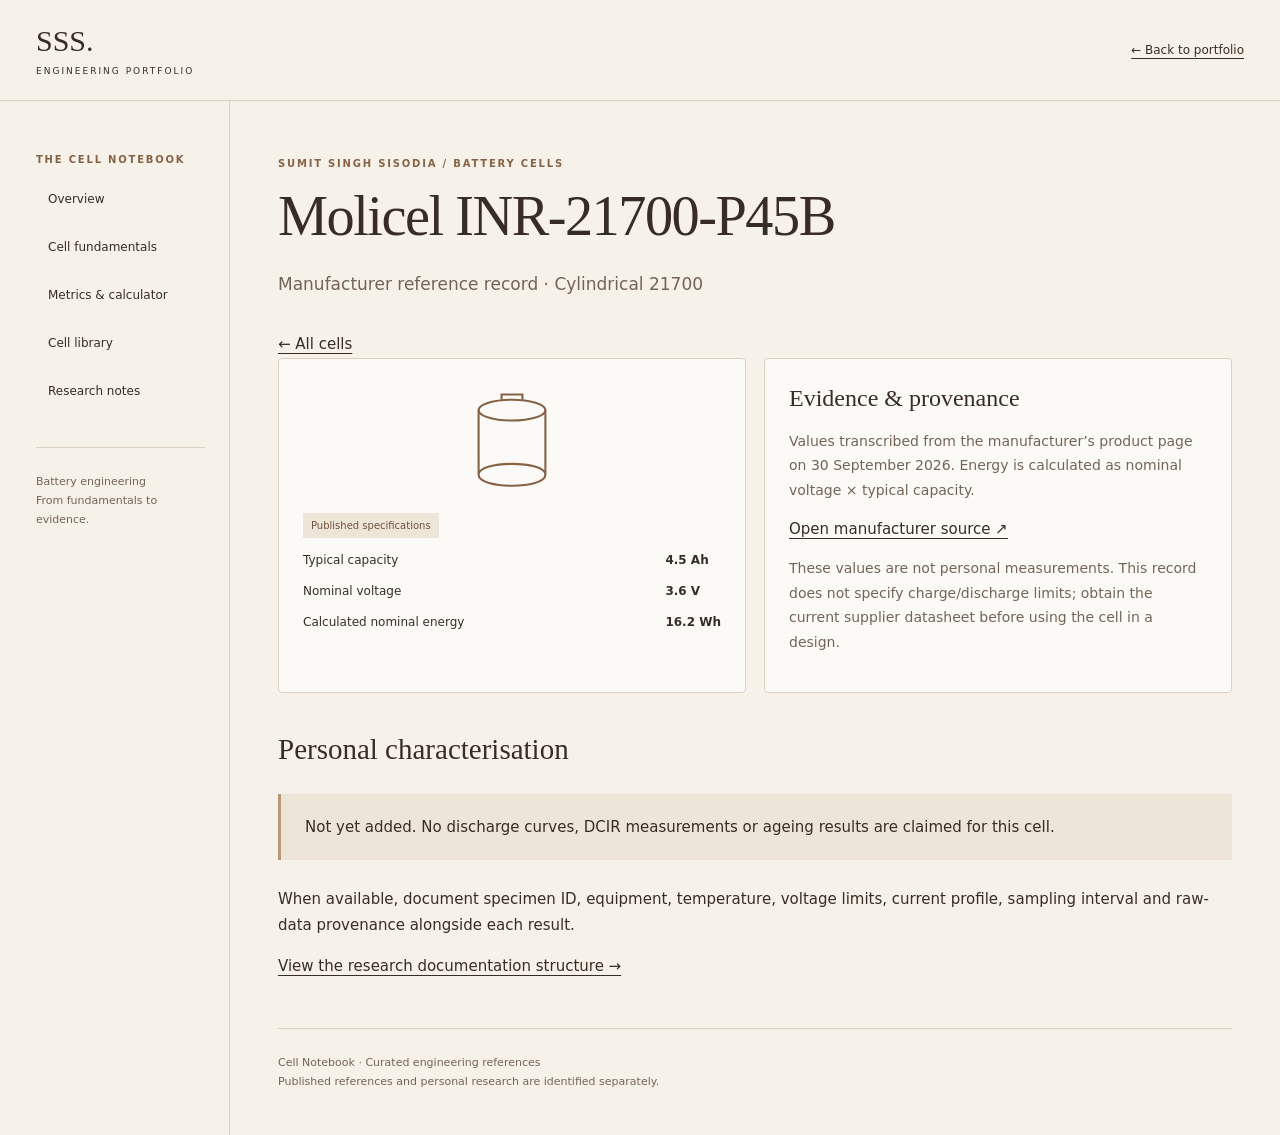
<file: cells/p45b.html>
<!doctype html><html lang="en"><head><meta charset="utf-8"><meta name="viewport" content="width=device-width,initial-scale=1"><meta name="description" content="Manufacturer reference record · Cylindrical 21700"><title>Molicel INR-21700-P45B | Sumit Singh Sisodia</title><link rel="stylesheet" href="style.css"><script src="app.js" defer></script></head><body><a class="skip" href="#main">Skip to content</a><header><a class="brand" href="../index.html">SSS.<small>ENGINEERING PORTFOLIO</small></a><a href="../index.html#projects">← Back to portfolio</a></header><div class="layout"><aside><p class="eyebrow">THE CELL NOTEBOOK</p><nav aria-label="Cell notebook"><a href="index.html" >Overview</a><a href="fundamentals.html" >Cell fundamentals</a><a href="metrics.html" >Metrics & calculator</a><a href="library.html" >Cell library</a><a href="research.html" >Research notes</a></nav><p class="aside-note">Battery engineering<br>From fundamentals to evidence.</p></aside><main id="main"><p class="eyebrow">SUMIT SINGH SISODIA / BATTERY CELLS</p><h1>Molicel INR-21700-P45B</h1><p class="lead">Manufacturer reference record · Cylindrical 21700</p><a href="library.html">← All cells</a><div class="grid"><div class="card"><svg class="cell-art" viewBox="0 0 180 115" role="img" aria-label="cylinder cell schematic" fill="none" stroke="currentColor" stroke-width="2"><ellipse cx="90" cy="26" rx="32" ry="10"/><path d="M58 26v62c0 14 64 14 64 0V26M58 88c0-14 64-14 64 0"/><path d="M80 16v-5h20v5"/></svg><span class="badge">Published specifications</span><dl><dt>Typical capacity</dt><dd>4.5 Ah</dd><dt>Nominal voltage</dt><dd>3.6 V</dd><dt>Calculated nominal energy</dt><dd>16.2 Wh</dd></dl></div><article class="card"><h2>Evidence & provenance</h2><p>Values transcribed from the manufacturer’s product page on 30 September 2026. Energy is calculated as nominal voltage × typical capacity.</p><a href="https://www.molicel.com/product/inr-21700-p45b/">Open manufacturer source ↗</a><p>These values are not personal measurements. This record does not specify charge/discharge limits; obtain the current supplier datasheet before using the cell in a design.</p></article></div><section><h2>Personal characterisation</h2><div class="note">Not yet added. No discharge curves, DCIR measurements or ageing results are claimed for this cell.</div><p>When available, document specimen ID, equipment, temperature, voltage limits, current profile, sampling interval and raw-data provenance alongside each result.</p><a href="research.html">View the research documentation structure →</a></section><footer>Cell Notebook · Curated engineering references<br>Published references and personal research are identified separately.</footer></main></div></body></html>
</file>
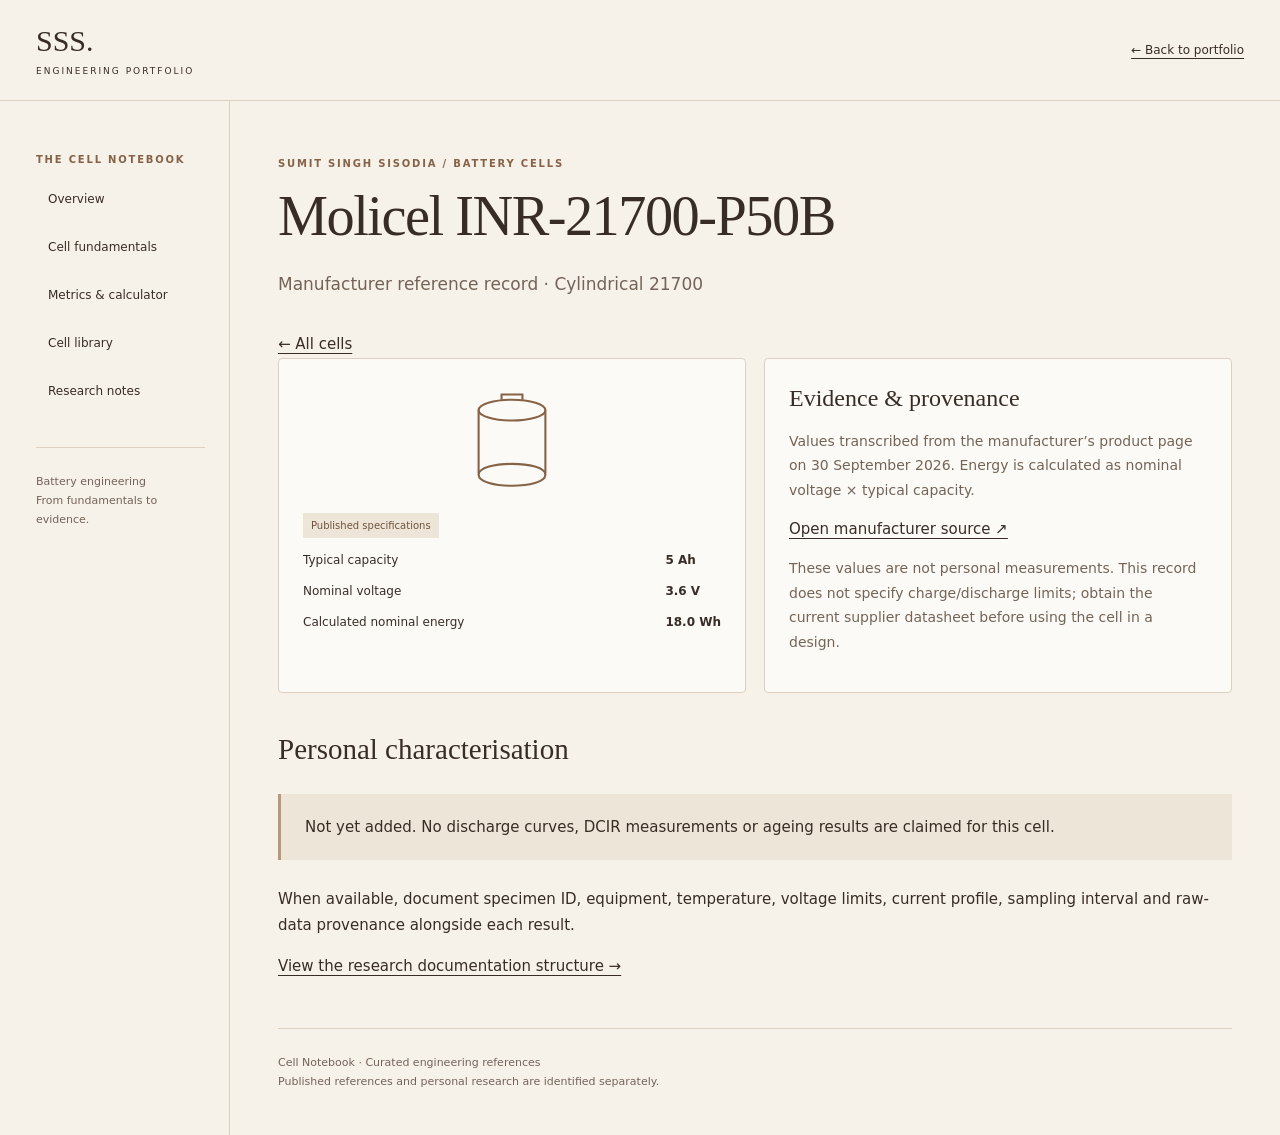
<file: cells/p50b.html>
<!doctype html><html lang="en"><head><meta charset="utf-8"><meta name="viewport" content="width=device-width,initial-scale=1"><meta name="description" content="Manufacturer reference record · Cylindrical 21700"><title>Molicel INR-21700-P50B | Sumit Singh Sisodia</title><link rel="stylesheet" href="style.css"><script src="app.js" defer></script></head><body><a class="skip" href="#main">Skip to content</a><header><a class="brand" href="../index.html">SSS.<small>ENGINEERING PORTFOLIO</small></a><a href="../index.html#projects">← Back to portfolio</a></header><div class="layout"><aside><p class="eyebrow">THE CELL NOTEBOOK</p><nav aria-label="Cell notebook"><a href="index.html" >Overview</a><a href="fundamentals.html" >Cell fundamentals</a><a href="metrics.html" >Metrics & calculator</a><a href="library.html" >Cell library</a><a href="research.html" >Research notes</a></nav><p class="aside-note">Battery engineering<br>From fundamentals to evidence.</p></aside><main id="main"><p class="eyebrow">SUMIT SINGH SISODIA / BATTERY CELLS</p><h1>Molicel INR-21700-P50B</h1><p class="lead">Manufacturer reference record · Cylindrical 21700</p><a href="library.html">← All cells</a><div class="grid"><div class="card"><svg class="cell-art" viewBox="0 0 180 115" role="img" aria-label="cylinder cell schematic" fill="none" stroke="currentColor" stroke-width="2"><ellipse cx="90" cy="26" rx="32" ry="10"/><path d="M58 26v62c0 14 64 14 64 0V26M58 88c0-14 64-14 64 0"/><path d="M80 16v-5h20v5"/></svg><span class="badge">Published specifications</span><dl><dt>Typical capacity</dt><dd>5 Ah</dd><dt>Nominal voltage</dt><dd>3.6 V</dd><dt>Calculated nominal energy</dt><dd>18.0 Wh</dd></dl></div><article class="card"><h2>Evidence & provenance</h2><p>Values transcribed from the manufacturer’s product page on 30 September 2026. Energy is calculated as nominal voltage × typical capacity.</p><a href="https://www.molicel.com/product/inr-21700-p50b/">Open manufacturer source ↗</a><p>These values are not personal measurements. This record does not specify charge/discharge limits; obtain the current supplier datasheet before using the cell in a design.</p></article></div><section><h2>Personal characterisation</h2><div class="note">Not yet added. No discharge curves, DCIR measurements or ageing results are claimed for this cell.</div><p>When available, document specimen ID, equipment, temperature, voltage limits, current profile, sampling interval and raw-data provenance alongside each result.</p><a href="research.html">View the research documentation structure →</a></section><footer>Cell Notebook · Curated engineering references<br>Published references and personal research are identified separately.</footer></main></div></body></html>
</file>
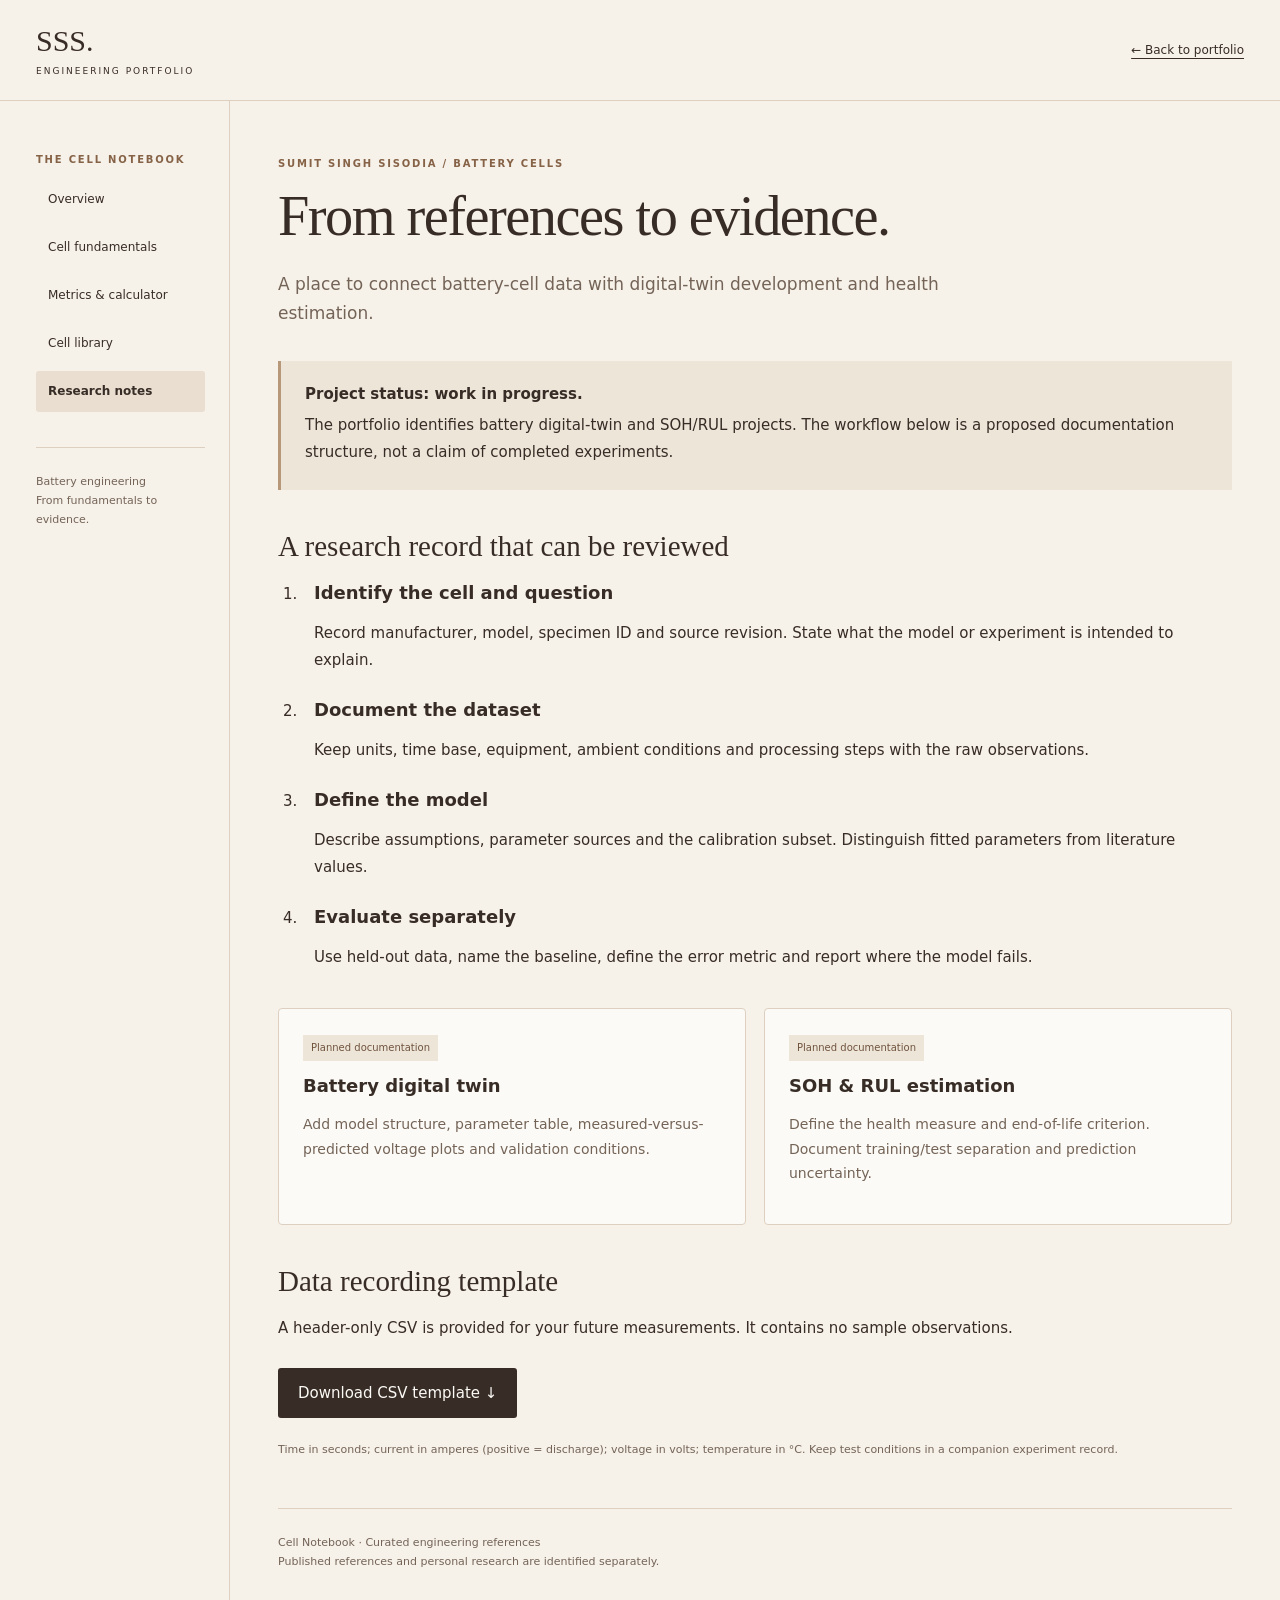
<file: cells/research.html>
<!doctype html><html lang="en"><head><meta charset="utf-8"><meta name="viewport" content="width=device-width,initial-scale=1"><meta name="description" content="A place to connect battery-cell data with digital-twin development and health estimation."><title>From references to evidence. | Sumit Singh Sisodia</title><link rel="stylesheet" href="style.css"><script src="app.js" defer></script></head><body><a class="skip" href="#main">Skip to content</a><header><a class="brand" href="../index.html">SSS.<small>ENGINEERING PORTFOLIO</small></a><a href="../index.html#projects">← Back to portfolio</a></header><div class="layout"><aside><p class="eyebrow">THE CELL NOTEBOOK</p><nav aria-label="Cell notebook"><a href="index.html" >Overview</a><a href="fundamentals.html" >Cell fundamentals</a><a href="metrics.html" >Metrics & calculator</a><a href="library.html" >Cell library</a><a href="research.html" aria-current="page">Research notes</a></nav><p class="aside-note">Battery engineering<br>From fundamentals to evidence.</p></aside><main id="main"><p class="eyebrow">SUMIT SINGH SISODIA / BATTERY CELLS</p><h1>From references to evidence.</h1><p class="lead">A place to connect battery-cell data with digital-twin development and health estimation.</p><div class="note"><strong>Project status: work in progress.</strong><p>The portfolio identifies battery digital-twin and SOH/RUL projects. The workflow below is a proposed documentation structure, not a claim of completed experiments.</p></div><section><h2>A research record that can be reviewed</h2><ol class="steps"><li><h3>Identify the cell and question</h3><p>Record manufacturer, model, specimen ID and source revision. State what the model or experiment is intended to explain.</p></li><li><h3>Document the dataset</h3><p>Keep units, time base, equipment, ambient conditions and processing steps with the raw observations.</p></li><li><h3>Define the model</h3><p>Describe assumptions, parameter sources and the calibration subset. Distinguish fitted parameters from literature values.</p></li><li><h3>Evaluate separately</h3><p>Use held-out data, name the baseline, define the error metric and report where the model fails.</p></li></ol></section><div class="grid"><article class="card"><span class="badge">Planned documentation</span><h3>Battery digital twin</h3><p>Add model structure, parameter table, measured-versus-predicted voltage plots and validation conditions.</p></article><article class="card"><span class="badge">Planned documentation</span><h3>SOH & RUL estimation</h3><p>Define the health measure and end-of-life criterion. Document training/test separation and prediction uncertainty.</p></article></div><section><h2>Data recording template</h2><p>A header-only CSV is provided for your future measurements. It contains no sample observations.</p><a class="button" href="measurement-template.csv" download>Download CSV template ↓</a><p class="source">Time in seconds; current in amperes (positive = discharge); voltage in volts; temperature in °C. Keep test conditions in a companion experiment record.</p></section><footer>Cell Notebook · Curated engineering references<br>Published references and personal research are identified separately.</footer></main></div></body></html>
</file>
<file: cells/style.css>
*{box-sizing:border-box} :root{--bg:#f6f1e9;--paper:#fcfaf6;--line:#ddd0c0;--ink:#382d26;--muted:#746457;--brown:#866347}body{margin:0;color:var(--ink);background:var(--bg);font:15px/1.75 system-ui,sans-serif}a{color:inherit;text-underline-offset:4px}a:hover{color:var(--brown)}:focus-visible{outline:3px solid var(--brown);outline-offset:4px}header{max-width:1320px;margin:auto;padding:24px 36px;display:flex;align-items:center;justify-content:space-between;gap:20px;border-bottom:1px solid var(--line)}header>a:last-child{font-size:12px}.brand{font:30px Georgia,serif;text-decoration:none}.brand small{display:block;font:9px system-ui;letter-spacing:2px;margin-top:8px}.layout{max-width:1320px;margin:auto;display:grid;grid-template-columns:230px minmax(0,1fr)}aside{padding:40px 24px 0 36px;border-right:1px solid var(--line)}nav{display:grid;gap:7px}nav a{padding:10px 12px;text-decoration:none;font-size:12px;border-radius:3px}nav a[aria-current]{background:#e9ded0;font-weight:650}.aside-note{color:var(--muted);font-size:11px;border-top:1px solid var(--line);padding-top:24px;margin-top:35px}main{padding:44px 48px;min-width:0}h1{font:normal clamp(34px,4.4vw,58px)/1.12 Georgia,serif;letter-spacing:-1.5px;margin:12px 0 22px}h2{font:normal 29px/1.25 Georgia,serif;margin:0 0 16px}h3{font-size:18px;line-height:1.4;margin:12px 0}.lead{font-size:17px;max-width:710px;color:var(--muted);margin-bottom:32px}.eyebrow{font-size:10px;letter-spacing:1.8px;color:var(--brown);font-weight:650}.hero-art{display:flex;flex-wrap:wrap;justify-content:center;background:#e9ded0;border:1px solid var(--line);padding:25px;color:var(--brown);margin-bottom:40px}.hero-art .cell-art{width:30%;height:155px}.hero-art span{width:100%;text-align:center;font-size:10px;letter-spacing:2px;margin-top:15px}.grid{display:grid;grid-template-columns:repeat(2,minmax(0,1fr));gap:18px}.three{grid-template-columns:repeat(3,minmax(0,1fr))}.card{padding:24px;background:var(--paper);border:1px solid var(--line);border-radius:4px;min-width:0}.card h2{font-size:24px}.card p{color:var(--muted);font-size:14px}.link{text-decoration:none;border-top:3px solid #b79878}.link b{font-size:12px}.section-title{display:flex;justify-content:space-between;align-items:center;gap:20px}.section-title span{font-size:11px;color:var(--muted)}.note{padding:20px 24px;background:#eee5d9;border-left:3px solid #b79878;margin:26px 0}.note p{margin:5px 0}.source{font-size:11px;color:var(--muted);margin-top:22px}section{margin:38px 0}.cell-art{width:100%;height:120px;color:var(--brown)}.flow{display:flex;gap:16px;align-items:center;justify-content:space-around;text-align:center;padding:28px;background:#e9ded0;border:1px solid var(--line)}.flow span{font-size:12px}details{border-block-end:1px solid var(--line);padding:16px 0}summary{cursor:pointer;font-weight:600}.filters{display:flex;flex-wrap:wrap;gap:20px;margin:24px 0}label{display:block;font-size:12px;color:var(--muted)}input,select{display:block;width:100%;padding:12px;background:var(--paper);border:1px solid #ad967e;border-radius:3px;font:inherit;color:var(--ink);margin:7px 0 15px}button,.button{display:inline-block;background:var(--ink);color:var(--paper);border:0;padding:12px 20px;border-radius:3px;cursor:pointer;font:inherit;text-decoration:none;margin-top:12px}.badge{display:inline-block;font-size:10px;background:#eee5d9;padding:4px 8px;color:#6f533d}dl{display:grid;grid-template-columns:1fr auto;font-size:12px;gap:10px}dd{margin:0;font-weight:600}.table-wrap{overflow-x:auto}table{border-collapse:collapse;width:100%;font-size:13px;text-align:left}th,td{padding:14px;border-bottom:1px solid var(--line)}th{background:#eee5d9}caption{text-align:left;color:var(--muted);font-size:12px;padding-bottom:12px}.steps{padding-left:24px}.steps li{padding-left:12px;margin-bottom:24px}footer{border-top:1px solid var(--line);margin-top:48px;padding-top:24px;font-size:11px;color:var(--muted)}[hidden]{display:none!important}.skip{position:absolute;top:-80px;background:white;padding:12px}.skip:focus{top:0}@media(max-width:1000px){main{padding:32px 26px}.layout{grid-template-columns:200px minmax(0,1fr)}aside{padding-left:20px}.three{grid-template-columns:1fr}}@media(max-width:700px){header{padding:20px}.layout{display:block}aside{border-right:0;border-bottom:1px solid var(--line);padding:16px 20px}aside .eyebrow,.aside-note{display:none}nav{display:flex;flex-wrap:wrap;gap:3px}nav a{font-size:11px;padding:6px 9px}main{padding:30px 20px}.grid{grid-template-columns:1fr}.hero-art{padding:12px}.hero-art .cell-art{height:100px}.flow{flex-direction:column}.card{padding:20px}header>a:last-child{font-size:11px}}
</file>
